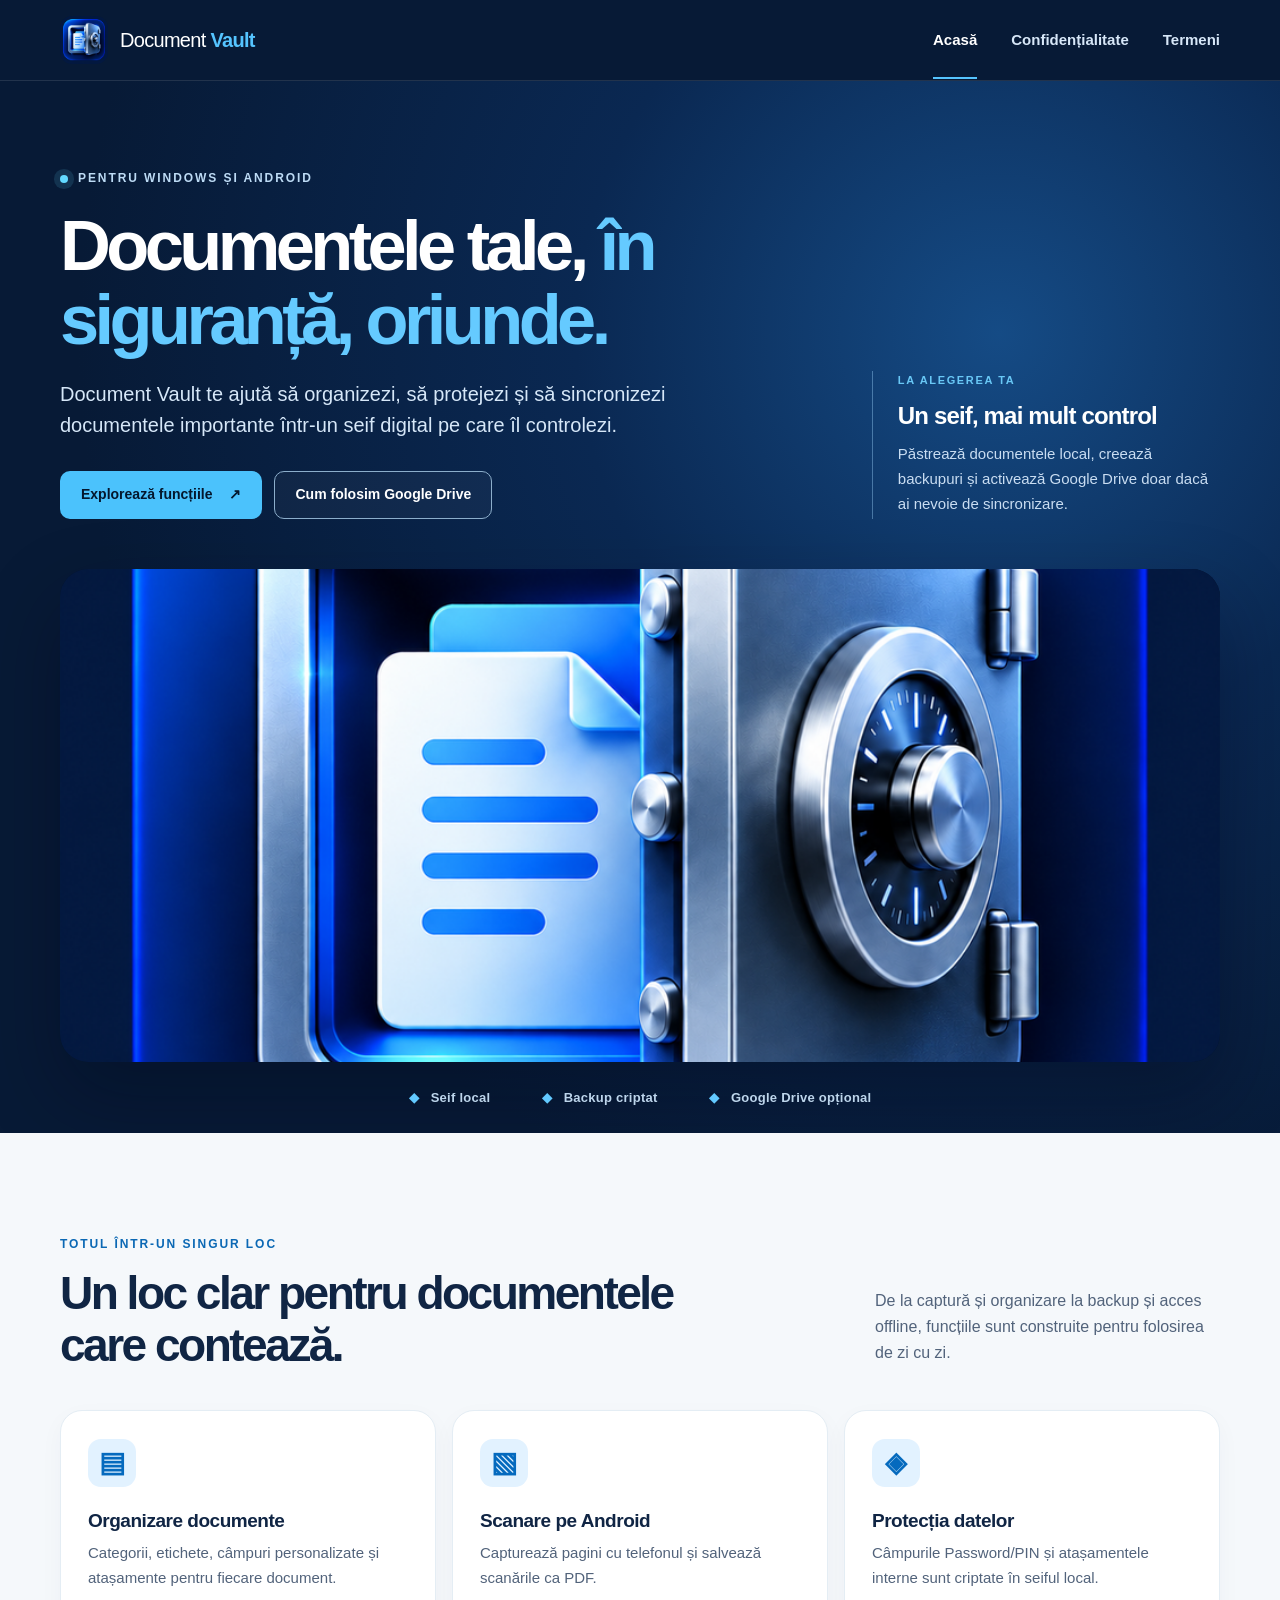
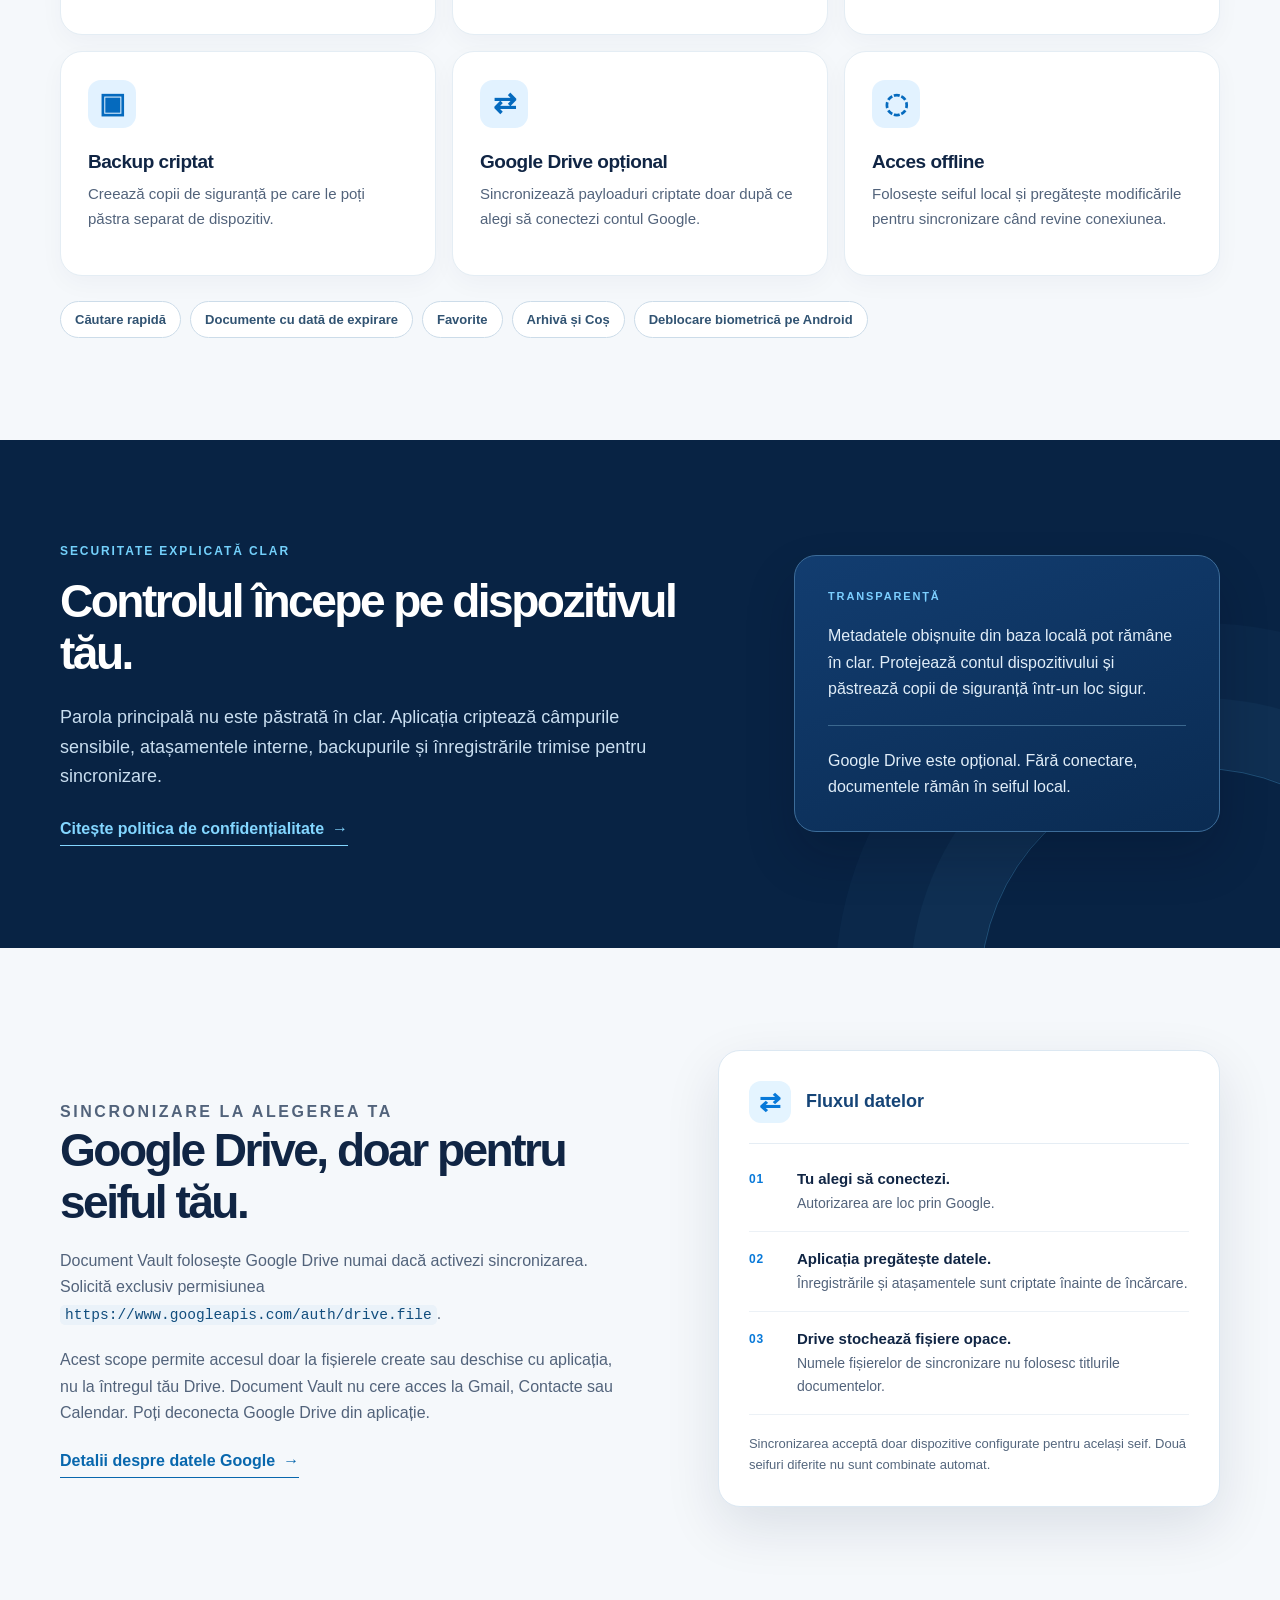
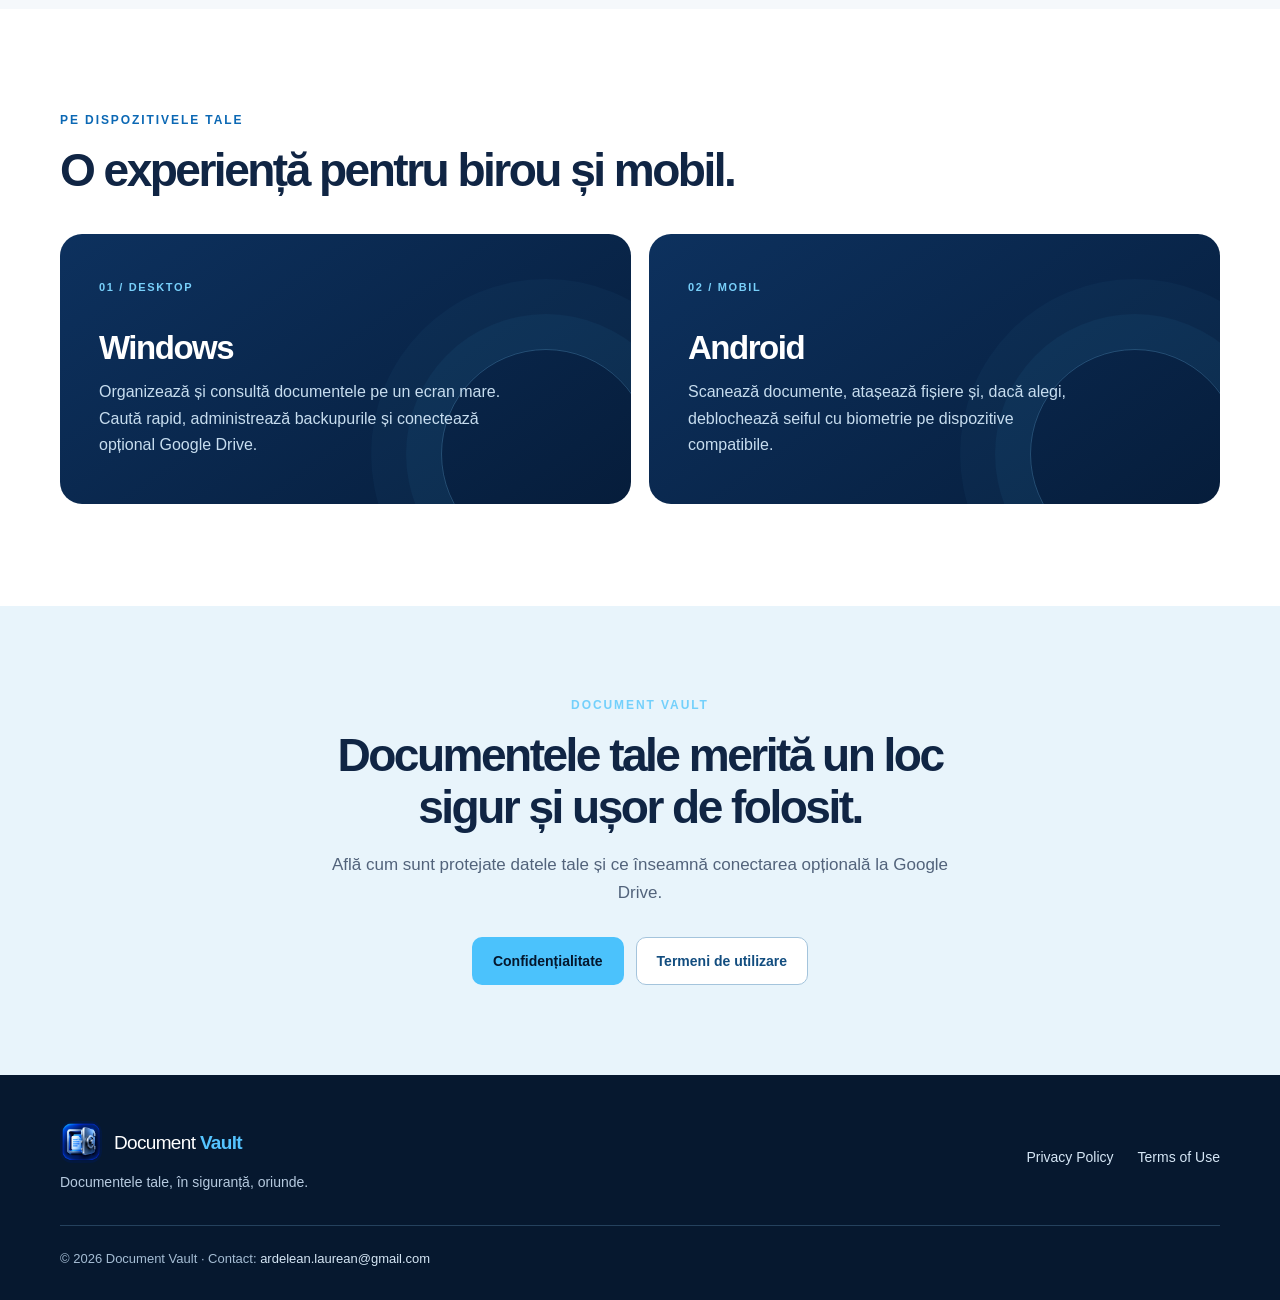
<file: index.html>
<!doctype html>
<html lang="ro">
<head>
  <meta charset="utf-8">
  <meta name="viewport" content="width=device-width, initial-scale=1">
  <meta name="theme-color" content="#071a36">
  <meta name="description" content="Document Vault organizează, protejează și sincronizează opțional documentele tale pe Windows și Android.">
  <meta property="og:type" content="website">
  <meta property="og:title" content="Document Vault — Seiful tău digital pentru documente">
  <meta property="og:description" content="Documentele tale, în siguranță, oriunde. Organizare, protecție și sincronizare opțională pe Windows și Android.">
  <meta property="og:image" content="assets/images/brand-banner.png">
  <meta property="og:locale" content="ro_RO">
  <title>Document Vault — Seiful tău digital pentru documente</title>
  <link rel="icon" href="favicon.ico" sizes="any">
  <link rel="icon" type="image/png" href="assets/images/favicon.png">
  <link rel="stylesheet" href="assets/css/styles.css">
  <script defer src="assets/js/main.js"></script>
</head>
<body>
  <a class="skip-link" href="#content">Sari la conținut</a>
  <header class="site-header">
    <div class="container header-inner">
      <a class="brand" href="index.html" aria-label="Document Vault — Acasă"><img src="assets/images/brand-mark.png" width="48" height="48" alt=""><span>Document <strong>Vault</strong></span></a>
      <nav class="desktop-nav" aria-label="Navigare principală"><a aria-current="page" href="index.html">Acasă</a><a href="privacy.html">Confidențialitate</a><a href="terms.html">Termeni</a></nav>
      <details class="mobile-nav"><summary>Meniu</summary><nav aria-label="Navigare mobilă"><a aria-current="page" href="index.html">Acasă</a><a href="privacy.html">Confidențialitate</a><a href="terms.html">Termeni</a></nav></details>
    </div>
  </header>

  <main id="content">
    <section class="hero" aria-labelledby="hero-title">
      <div class="container hero-intro">
        <div>
          <p class="eyebrow"><span class="eyebrow-dot"></span> Pentru Windows și Android</p>
          <h1 id="hero-title">Documentele tale, <span>în siguranță, oriunde.</span></h1>
          <p class="hero-lead">Document Vault te ajută să organizezi, să protejezi și să sincronizezi documentele importante într-un seif digital pe care îl controlezi.</p>
          <div class="hero-actions"><a class="button button-primary" href="#capabilitati">Explorează funcțiile <span aria-hidden="true">↗</span></a><a class="button button-outline" href="#google-drive">Cum folosim Google Drive</a></div>
        </div>
        <div class="hero-side" aria-label="Despre Document Vault"><span class="hero-side-label">LA ALEGEREA TA</span><strong>Un seif, mai mult control</strong><p>Păstrează documentele local, creează backupuri și activează Google Drive doar dacă ai nevoie de sincronizare.</p></div>
      </div>
      <div class="container hero-visual"><picture><source media="(max-width: 640px)" srcset="assets/images/brand-mark.png"><img src="assets/images/brand-banner.png" width="1774" height="887" alt="Document Vault: seif metalic deschis, documente și simboluri pentru organizare, protecție și sincronizare" fetchpriority="high"></picture></div>
      <div class="container trust-strip" aria-label="Principii Document Vault"><span><span aria-hidden="true">◆</span> Seif local</span><span><span aria-hidden="true">◆</span> Backup criptat</span><span><span aria-hidden="true">◆</span> Google Drive opțional</span></div>
    </section>

    <section id="capabilitati" class="section section-light" aria-labelledby="features-title">
      <div class="container">
        <div class="section-head"><div><p class="section-kicker">Totul într-un singur loc</p><h2 id="features-title">Un loc clar pentru documentele care contează.</h2></div><p>De la captură și organizare la backup și acces offline, funcțiile sunt construite pentru folosirea de zi cu zi.</p></div>
        <div class="feature-grid">
          <article class="feature-card"><span class="feature-icon" aria-hidden="true">▤</span><h3>Organizare documente</h3><p>Categorii, etichete, câmpuri personalizate și atașamente pentru fiecare document.</p></article>
          <article class="feature-card"><span class="feature-icon" aria-hidden="true">▧</span><h3>Scanare pe Android</h3><p>Capturează pagini cu telefonul și salvează scanările ca PDF.</p></article>
          <article class="feature-card"><span class="feature-icon" aria-hidden="true">◈</span><h3>Protecția datelor</h3><p>Câmpurile Password/PIN și atașamentele interne sunt criptate în seiful local.</p></article>
          <article class="feature-card"><span class="feature-icon" aria-hidden="true">▣</span><h3>Backup criptat</h3><p>Creează copii de siguranță pe care le poți păstra separat de dispozitiv.</p></article>
          <article class="feature-card"><span class="feature-icon" aria-hidden="true">⇄</span><h3>Google Drive opțional</h3><p>Sincronizează payloaduri criptate doar după ce alegi să conectezi contul Google.</p></article>
          <article class="feature-card"><span class="feature-icon" aria-hidden="true">◌</span><h3>Acces offline</h3><p>Folosește seiful local și pregătește modificările pentru sincronizare când revine conexiunea.</p></article>
        </div>
        <div class="more-features"><span>Căutare rapidă</span><span>Documente cu dată de expirare</span><span>Favorite</span><span>Arhivă și Coș</span><span>Deblocare biometrică pe Android</span></div>
      </div>
    </section>

    <section id="securitate" class="section security-section" aria-labelledby="security-title"><div class="container security-layout"><div><p class="section-kicker">Securitate explicată clar</p><h2 id="security-title">Controlul începe pe dispozitivul tău.</h2><p class="section-lead">Parola principală nu este păstrată în clar. Aplicația criptează câmpurile sensibile, atașamentele interne, backupurile și înregistrările trimise pentru sincronizare.</p><a class="text-link" href="privacy.html">Citește politica de confidențialitate <span aria-hidden="true">→</span></a></div><div class="security-note"><span class="note-top">TRANSPARENȚĂ</span><p>Metadatele obișnuite din baza locală pot rămâne în clar. Protejează contul dispozitivului și păstrează copii de siguranță într-un loc sigur.</p><span class="note-rule"></span><p>Google Drive este opțional. Fără conectare, documentele rămân în seiful local.</p></div></div></section>

    <section id="google-drive" class="section section-light" aria-labelledby="drive-title"><div class="container drive-layout"><div><p class="section-kicker">Sincronizare la alegerea ta</p><h2 id="drive-title">Google Drive, doar pentru seiful tău.</h2><p>Document Vault folosește Google Drive numai dacă activezi sincronizarea. Solicită exclusiv permisiunea <code>https://www.googleapis.com/auth/drive.file</code>.</p><p>Acest scope permite accesul doar la fișierele create sau deschise cu aplicația, nu la întregul tău Drive. Document Vault nu cere acces la Gmail, Contacte sau Calendar. Poți deconecta Google Drive din aplicație.</p><a class="text-link dark-link" href="privacy.html#google">Detalii despre datele Google <span aria-hidden="true">→</span></a></div><div class="drive-panel"><div class="drive-panel-header"><span class="drive-symbol" aria-hidden="true">⇄</span><span>Fluxul datelor</span></div><ol><li><strong>Tu alegi să conectezi.</strong><span>Autorizarea are loc prin Google.</span></li><li><strong>Aplicația pregătește datele.</strong><span>Înregistrările și atașamentele sunt criptate înainte de încărcare.</span></li><li><strong>Drive stochează fișiere opace.</strong><span>Numele fișierelor de sincronizare nu folosesc titlurile documentelor.</span></li></ol><p class="panel-footnote">Sincronizarea acceptă doar dispozitive configurate pentru același seif. Două seifuri diferite nu sunt combinate automat.</p></div></div></section>

    <section id="platforme" class="section platforms-section" aria-labelledby="platforms-title"><div class="container"><div class="section-head"><div><p class="section-kicker">Pe dispozitivele tale</p><h2 id="platforms-title">O experiență pentru birou și mobil.</h2></div></div><div class="platform-grid"><article class="platform-card"><span class="platform-number">01 / DESKTOP</span><h3>Windows</h3><p>Organizează și consultă documentele pe un ecran mare. Caută rapid, administrează backupurile și conectează opțional Google Drive.</p></article><article class="platform-card"><span class="platform-number">02 / MOBIL</span><h3>Android</h3><p>Scanează documente, atașează fișiere și, dacă alegi, deblochează seiful cu biometrie pe dispozitive compatibile.</p></article></div></div></section>

    <section class="closing-section"><div class="container closing-inner"><p class="section-kicker">Document Vault</p><h2>Documentele tale merită un loc sigur și ușor de folosit.</h2><p>Află cum sunt protejate datele tale și ce înseamnă conectarea opțională la Google Drive.</p><div class="closing-links"><a class="button button-primary" href="privacy.html">Confidențialitate</a><a class="button button-outline" href="terms.html">Termeni de utilizare</a></div></div></section>
  </main>

  <footer class="site-footer"><div class="container footer-inner"><a class="brand footer-brand" href="index.html"><img src="assets/images/brand-mark.png" width="42" height="42" alt=""><span>Document <strong>Vault</strong></span></a><p>Documentele tale, în siguranță, oriunde.</p><nav aria-label="Linkuri legale"><a href="privacy.html">Privacy Policy</a><a href="terms.html">Terms of Use</a></nav><small>© <span data-year>2026</span> Document Vault · Contact: <a href="mailto:ardelean.laurean@gmail.com">ardelean.laurean@gmail.com</a></small></div></footer>
</body>
</html>
</file>
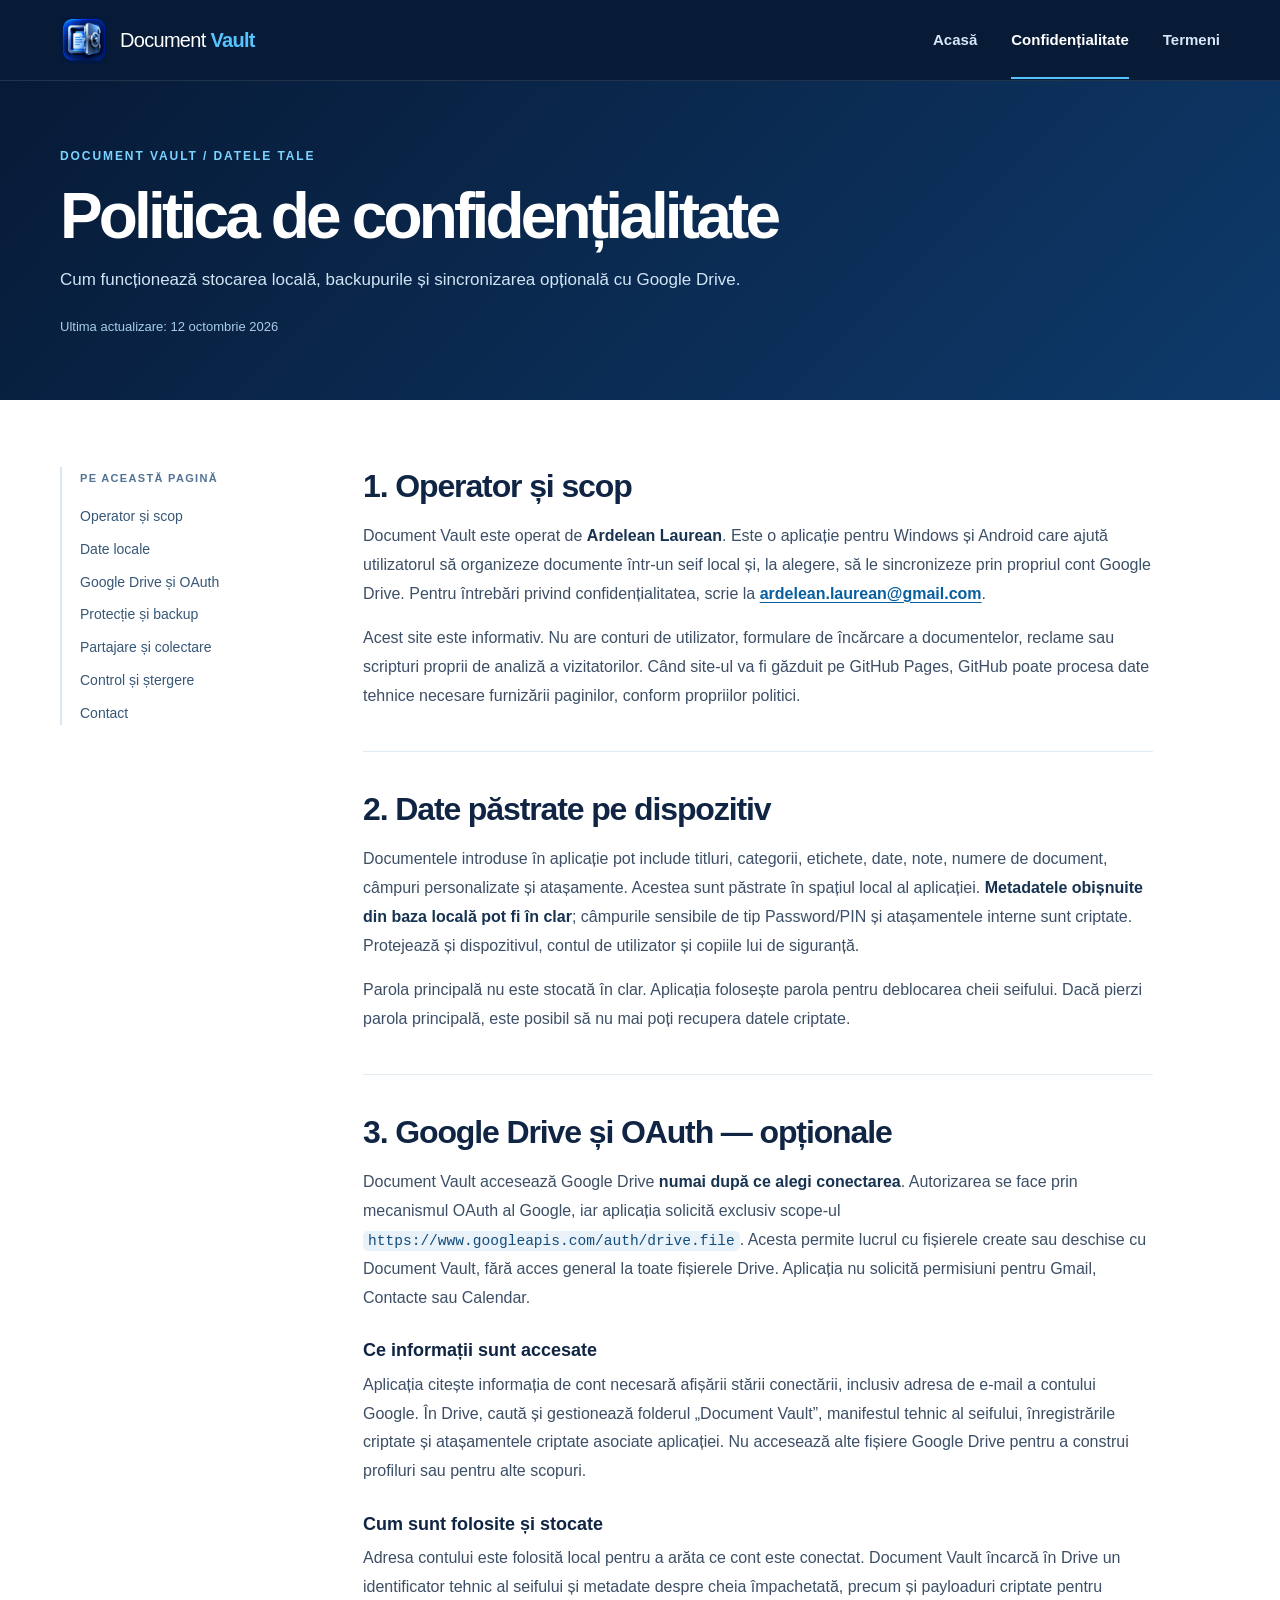
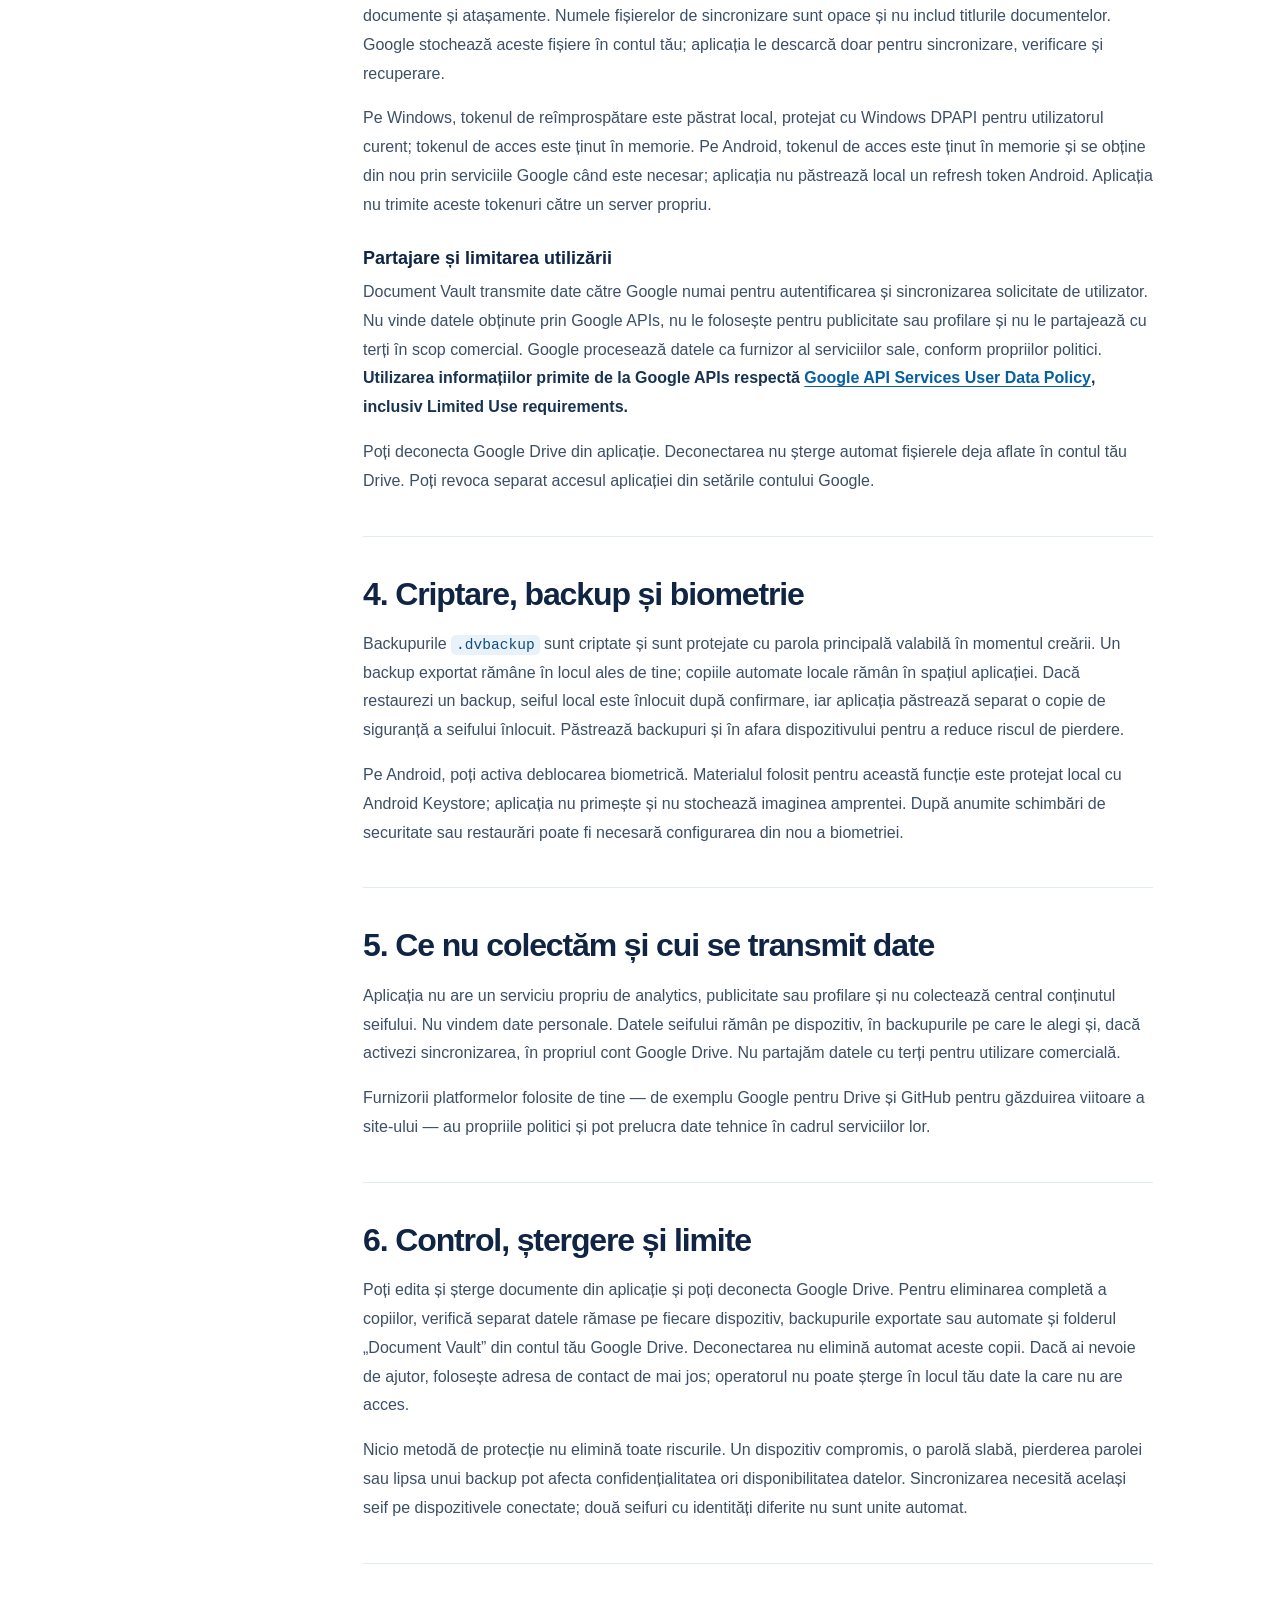
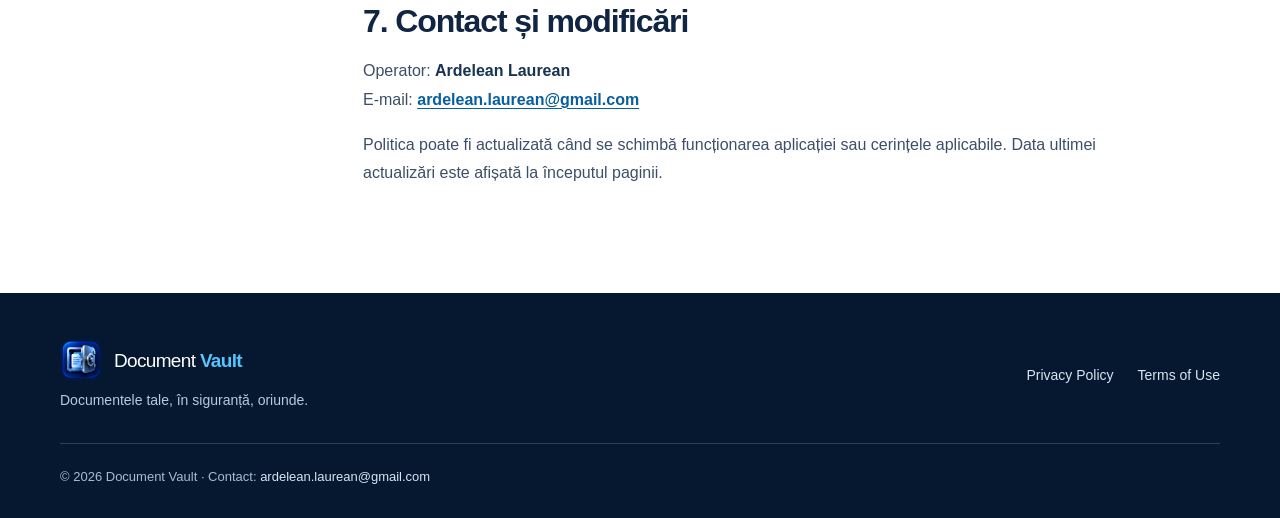
<file: privacy.html>
<!doctype html>
<html lang="ro">
<head>
  <meta charset="utf-8">
  <meta name="viewport" content="width=device-width, initial-scale=1">
  <meta name="theme-color" content="#071a36">
  <meta name="description" content="Politica de confidențialitate Document Vault: date locale, criptare, backupuri și utilizarea opțională a Google Drive.">
  <meta property="og:type" content="website">
  <meta property="og:title" content="Politica de confidențialitate — Document Vault">
  <meta property="og:description" content="Cum accesează, folosește și stochează Document Vault datele din seif și din Google Drive.">
  <meta property="og:image" content="assets/images/brand-banner.png">
  <meta property="og:locale" content="ro_RO">
  <title>Politica de confidențialitate — Document Vault</title>
  <link rel="icon" href="favicon.ico" sizes="any">
  <link rel="icon" type="image/png" href="assets/images/favicon.png">
  <link rel="stylesheet" href="assets/css/styles.css">
  <script defer src="assets/js/main.js"></script>
</head>
<body>
  <a class="skip-link" href="#content">Sari la conținut</a>
  <header class="site-header"><div class="container header-inner"><a class="brand" href="index.html" aria-label="Document Vault — Acasă"><img src="assets/images/brand-mark.png" width="48" height="48" alt=""><span>Document <strong>Vault</strong></span></a><nav class="desktop-nav" aria-label="Navigare principală"><a href="index.html">Acasă</a><a aria-current="page" href="privacy.html">Confidențialitate</a><a href="terms.html">Termeni</a></nav><details class="mobile-nav"><summary>Meniu</summary><nav aria-label="Navigare mobilă"><a href="index.html">Acasă</a><a aria-current="page" href="privacy.html">Confidențialitate</a><a href="terms.html">Termeni</a></nav></details></div></header>
  <main id="content" class="legal-main">
    <div class="legal-hero"><div class="container legal-hero-inner"><p class="section-kicker">Document Vault / Datele tale</p><h1>Politica de confidențialitate</h1><p>Cum funcționează stocarea locală, backupurile și sincronizarea opțională cu Google Drive.</p><p class="legal-updated">Ultima actualizare: 12 octombrie 2026</p></div></div>
    <div class="container legal-layout"><aside class="legal-toc" aria-label="Cuprins"><span>PE ACEASTĂ PAGINĂ</span><a href="#operator">Operator și scop</a><a href="#local">Date locale</a><a href="#google">Google Drive și OAuth</a><a href="#protection">Protecție și backup</a><a href="#sharing">Partajare și colectare</a><a href="#control">Control și ștergere</a><a href="#contact">Contact</a></aside><article class="legal-content">
      <section id="operator"><h2>1. Operator și scop</h2><p>Document Vault este operat de <strong>Ardelean Laurean</strong>. Este o aplicație pentru Windows și Android care ajută utilizatorul să organizeze documente într-un seif local și, la alegere, să le sincronizeze prin propriul cont Google Drive. Pentru întrebări privind confidențialitatea, scrie la <a href="mailto:ardelean.laurean@gmail.com">ardelean.laurean@gmail.com</a>.</p><p>Acest site este informativ. Nu are conturi de utilizator, formulare de încărcare a documentelor, reclame sau scripturi proprii de analiză a vizitatorilor. Când site-ul va fi găzduit pe GitHub Pages, GitHub poate procesa date tehnice necesare furnizării paginilor, conform propriilor politici.</p></section>
      <section id="local"><h2>2. Date păstrate pe dispozitiv</h2><p>Documentele introduse în aplicație pot include titluri, categorii, etichete, date, note, numere de document, câmpuri personalizate și atașamente. Acestea sunt păstrate în spațiul local al aplicației. <strong>Metadatele obișnuite din baza locală pot fi în clar</strong>; câmpurile sensibile de tip Password/PIN și atașamentele interne sunt criptate. Protejează și dispozitivul, contul de utilizator și copiile lui de siguranță.</p><p>Parola principală nu este stocată în clar. Aplicația folosește parola pentru deblocarea cheii seifului. Dacă pierzi parola principală, este posibil să nu mai poți recupera datele criptate.</p></section>
      <section id="google"><h2>3. Google Drive și OAuth — opționale</h2><p>Document Vault accesează Google Drive <strong>numai după ce alegi conectarea</strong>. Autorizarea se face prin mecanismul OAuth al Google, iar aplicația solicită exclusiv scope-ul <code>https://www.googleapis.com/auth/drive.file</code>. Acesta permite lucrul cu fișierele create sau deschise cu Document Vault, fără acces general la toate fișierele Drive. Aplicația nu solicită permisiuni pentru Gmail, Contacte sau Calendar.</p><h3>Ce informații sunt accesate</h3><p>Aplicația citește informația de cont necesară afișării stării conectării, inclusiv adresa de e-mail a contului Google. În Drive, caută și gestionează folderul „Document Vault”, manifestul tehnic al seifului, înregistrările criptate și atașamentele criptate asociate aplicației. Nu accesează alte fișiere Google Drive pentru a construi profiluri sau pentru alte scopuri.</p><h3>Cum sunt folosite și stocate</h3><p>Adresa contului este folosită local pentru a arăta ce cont este conectat. Document Vault încarcă în Drive un identificator tehnic al seifului și metadate despre cheia împachetată, precum și payloaduri criptate pentru documente și atașamente. Numele fișierelor de sincronizare sunt opace și nu includ titlurile documentelor. Google stochează aceste fișiere în contul tău; aplicația le descarcă doar pentru sincronizare, verificare și recuperare.</p><p>Pe Windows, tokenul de reîmprospătare este păstrat local, protejat cu Windows DPAPI pentru utilizatorul curent; tokenul de acces este ținut în memorie. Pe Android, tokenul de acces este ținut în memorie și se obține din nou prin serviciile Google când este necesar; aplicația nu păstrează local un refresh token Android. Aplicația nu trimite aceste tokenuri către un server propriu.</p><h3>Partajare și limitarea utilizării</h3><p>Document Vault transmite date către Google numai pentru autentificarea și sincronizarea solicitate de utilizator. Nu vinde datele obținute prin Google APIs, nu le folosește pentru publicitate sau profilare și nu le partajează cu terți în scop comercial. Google procesează datele ca furnizor al serviciilor sale, conform propriilor politici. <strong>Utilizarea informațiilor primite de la Google APIs respectă <a href="https://developers.google.com/terms/api-services-user-data-policy">Google API Services User Data Policy</a>, inclusiv Limited Use requirements.</strong></p><p>Poți deconecta Google Drive din aplicație. Deconectarea nu șterge automat fișierele deja aflate în contul tău Drive. Poți revoca separat accesul aplicației din setările contului Google.</p></section>
      <section id="protection"><h2>4. Criptare, backup și biometrie</h2><p>Backupurile <code>.dvbackup</code> sunt criptate și sunt protejate cu parola principală valabilă în momentul creării. Un backup exportat rămâne în locul ales de tine; copiile automate locale rămân în spațiul aplicației. Dacă restaurezi un backup, seiful local este înlocuit după confirmare, iar aplicația păstrează separat o copie de siguranță a seifului înlocuit. Păstrează backupuri și în afara dispozitivului pentru a reduce riscul de pierdere.</p><p>Pe Android, poți activa deblocarea biometrică. Materialul folosit pentru această funcție este protejat local cu Android Keystore; aplicația nu primește și nu stochează imaginea amprentei. După anumite schimbări de securitate sau restaurări poate fi necesară configurarea din nou a biometriei.</p></section>
      <section id="sharing"><h2>5. Ce nu colectăm și cui se transmit date</h2><p>Aplicația nu are un serviciu propriu de analytics, publicitate sau profilare și nu colectează central conținutul seifului. Nu vindem date personale. Datele seifului rămân pe dispozitiv, în backupurile pe care le alegi și, dacă activezi sincronizarea, în propriul cont Google Drive. Nu partajăm datele cu terți pentru utilizare comercială.</p><p>Furnizorii platformelor folosite de tine — de exemplu Google pentru Drive și GitHub pentru găzduirea viitoare a site-ului — au propriile politici și pot prelucra date tehnice în cadrul serviciilor lor.</p></section>
      <section id="control"><h2>6. Control, ștergere și limite</h2><p>Poți edita și șterge documente din aplicație și poți deconecta Google Drive. Pentru eliminarea completă a copiilor, verifică separat datele rămase pe fiecare dispozitiv, backupurile exportate sau automate și folderul „Document Vault” din contul tău Google Drive. Deconectarea nu elimină automat aceste copii. Dacă ai nevoie de ajutor, folosește adresa de contact de mai jos; operatorul nu poate șterge în locul tău date la care nu are acces.</p><p>Nicio metodă de protecție nu elimină toate riscurile. Un dispozitiv compromis, o parolă slabă, pierderea parolei sau lipsa unui backup pot afecta confidențialitatea ori disponibilitatea datelor. Sincronizarea necesită același seif pe dispozitivele conectate; două seifuri cu identități diferite nu sunt unite automat.</p></section>
      <section id="contact"><h2>7. Contact și modificări</h2><p>Operator: <strong>Ardelean Laurean</strong><br>E-mail: <a href="mailto:ardelean.laurean@gmail.com">ardelean.laurean@gmail.com</a></p><p>Politica poate fi actualizată când se schimbă funcționarea aplicației sau cerințele aplicabile. Data ultimei actualizări este afișată la începutul paginii.</p></section>
    </article></div>
  </main>
  <footer class="site-footer"><div class="container footer-inner"><a class="brand footer-brand" href="index.html"><img src="assets/images/brand-mark.png" width="42" height="42" alt=""><span>Document <strong>Vault</strong></span></a><p>Documentele tale, în siguranță, oriunde.</p><nav aria-label="Linkuri legale"><a href="privacy.html" aria-current="page">Privacy Policy</a><a href="terms.html">Terms of Use</a></nav><small>© <span data-year>2026</span> Document Vault · Contact: <a href="mailto:ardelean.laurean@gmail.com">ardelean.laurean@gmail.com</a></small></div></footer>
</body>
</html>
</file>
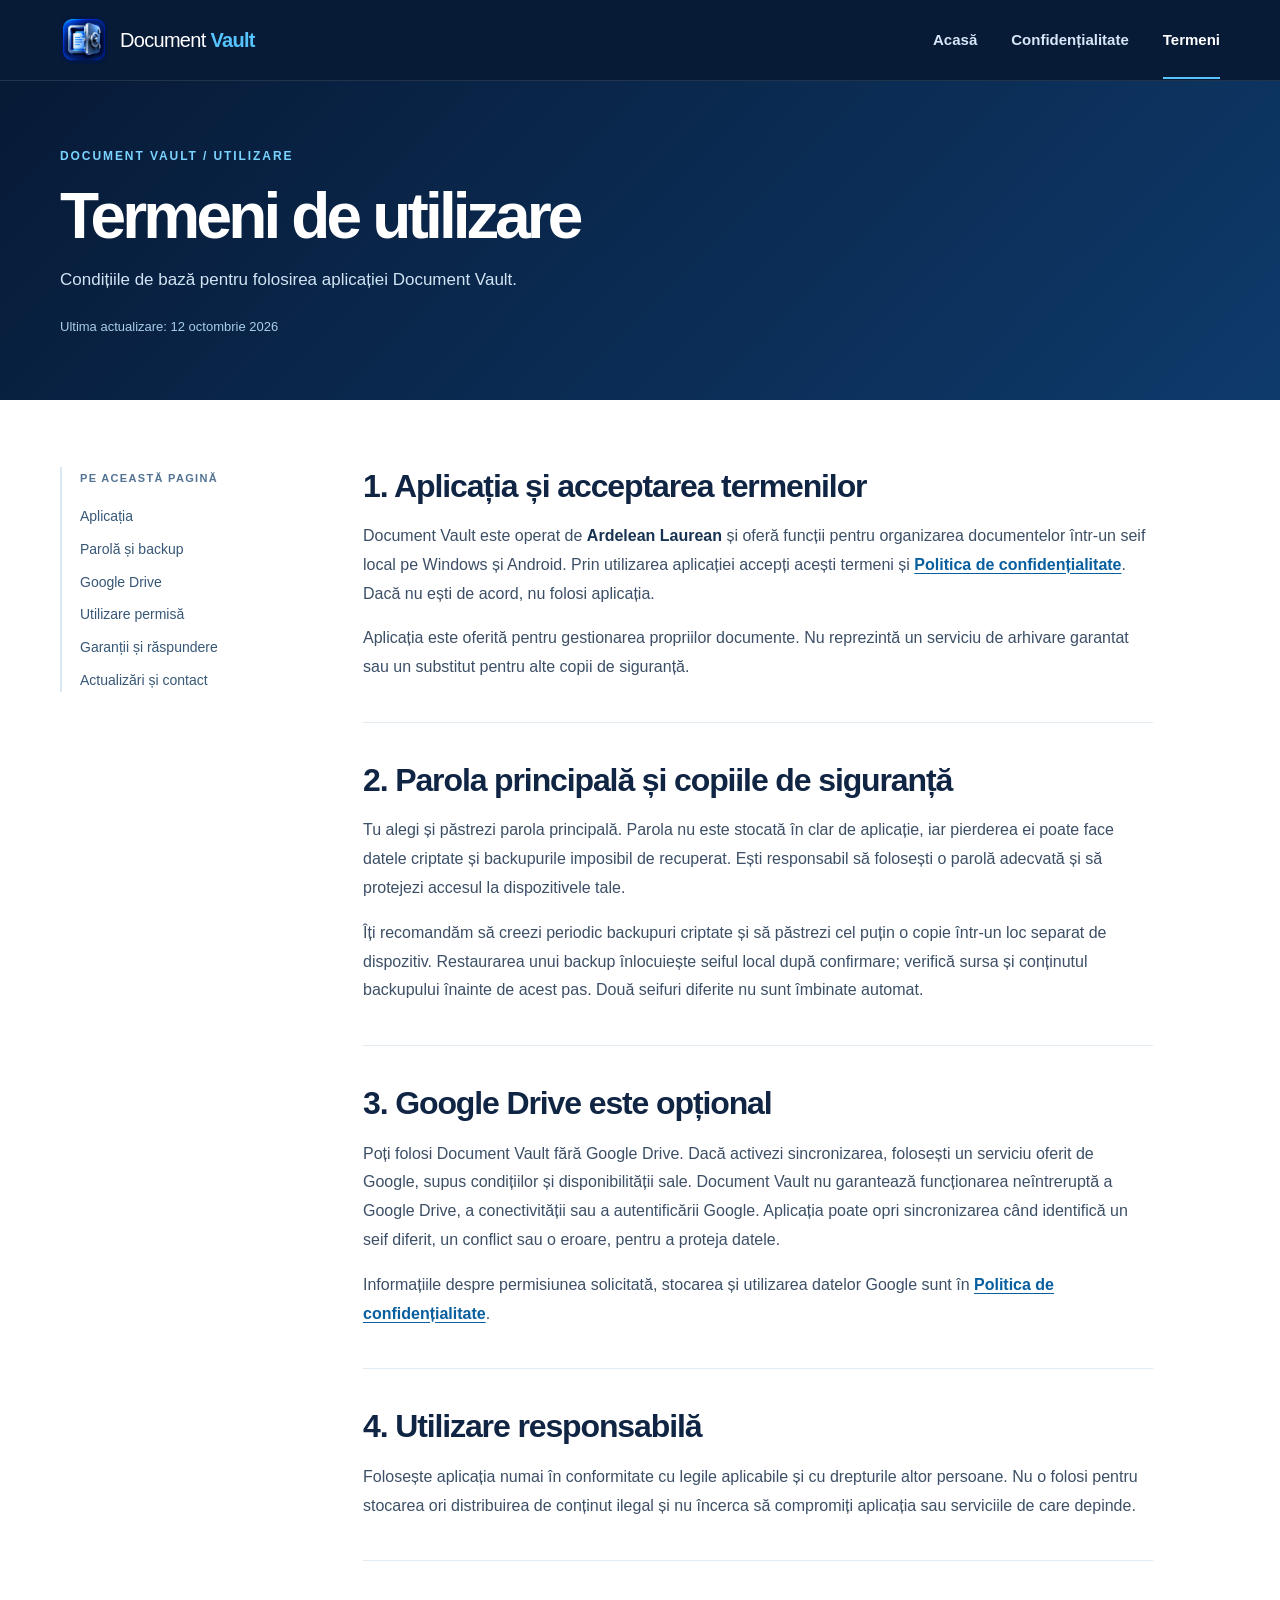
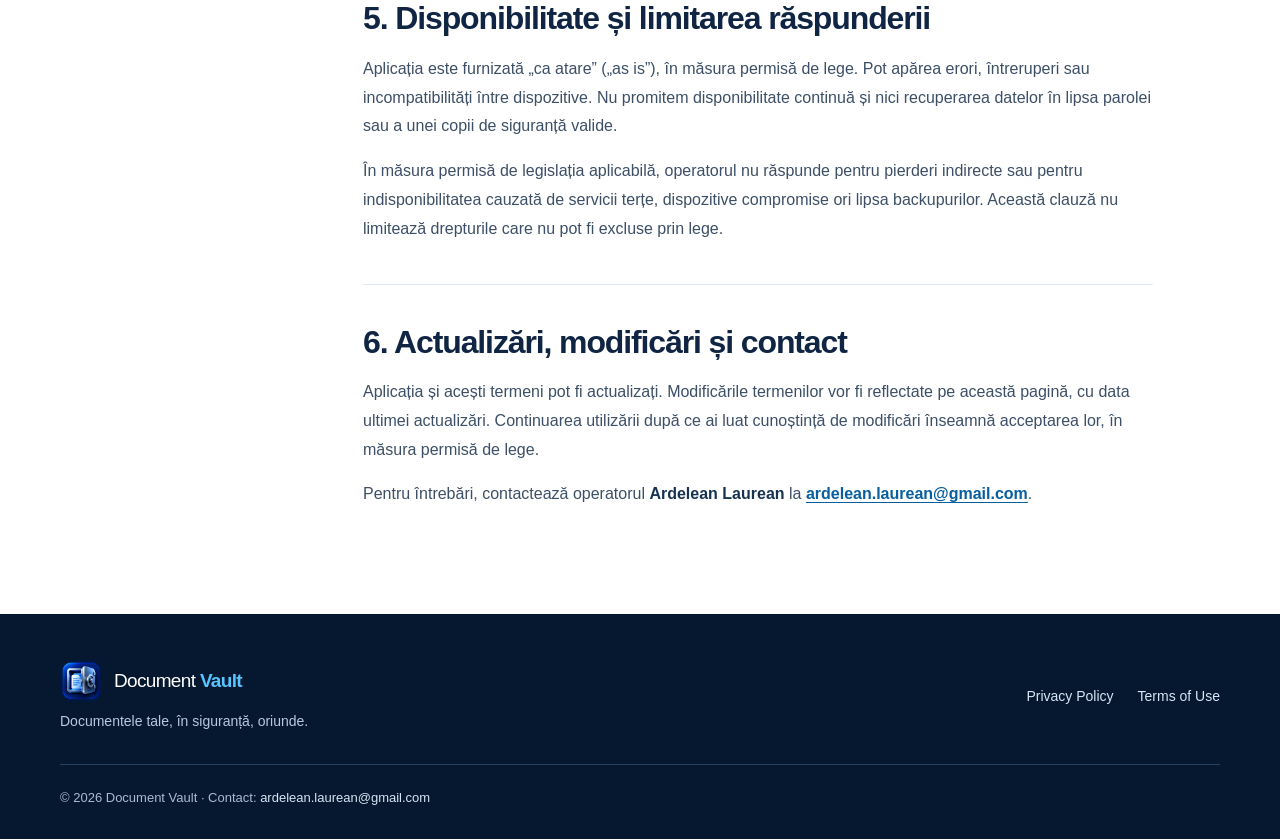
<file: terms.html>
<!doctype html>
<html lang="ro">
<head>
  <meta charset="utf-8">
  <meta name="viewport" content="width=device-width, initial-scale=1">
  <meta name="theme-color" content="#071a36">
  <meta name="description" content="Termenii de utilizare Document Vault: responsabilitatea pentru parolă, backupuri, serviciul Google Drive și limitele aplicației.">
  <meta property="og:type" content="website">
  <meta property="og:title" content="Termeni de utilizare — Document Vault">
  <meta property="og:description" content="Termenii de folosire a aplicației Document Vault pentru Windows și Android.">
  <meta property="og:image" content="assets/images/brand-banner.png">
  <meta property="og:locale" content="ro_RO">
  <title>Termeni de utilizare — Document Vault</title>
  <link rel="icon" href="favicon.ico" sizes="any">
  <link rel="icon" type="image/png" href="assets/images/favicon.png">
  <link rel="stylesheet" href="assets/css/styles.css">
  <script defer src="assets/js/main.js"></script>
</head>
<body>
  <a class="skip-link" href="#content">Sari la conținut</a>
  <header class="site-header"><div class="container header-inner"><a class="brand" href="index.html" aria-label="Document Vault — Acasă"><img src="assets/images/brand-mark.png" width="48" height="48" alt=""><span>Document <strong>Vault</strong></span></a><nav class="desktop-nav" aria-label="Navigare principală"><a href="index.html">Acasă</a><a href="privacy.html">Confidențialitate</a><a aria-current="page" href="terms.html">Termeni</a></nav><details class="mobile-nav"><summary>Meniu</summary><nav aria-label="Navigare mobilă"><a href="index.html">Acasă</a><a href="privacy.html">Confidențialitate</a><a aria-current="page" href="terms.html">Termeni</a></nav></details></div></header>
  <main id="content" class="legal-main">
    <div class="legal-hero"><div class="container legal-hero-inner"><p class="section-kicker">Document Vault / Utilizare</p><h1>Termeni de utilizare</h1><p>Condițiile de bază pentru folosirea aplicației Document Vault.</p><p class="legal-updated">Ultima actualizare: 12 octombrie 2026</p></div></div>
    <div class="container legal-layout"><aside class="legal-toc" aria-label="Cuprins"><span>PE ACEASTĂ PAGINĂ</span><a href="#acceptare">Aplicația</a><a href="#responsabilitate">Parolă și backup</a><a href="#drive">Google Drive</a><a href="#utilizare">Utilizare permisă</a><a href="#garantii">Garanții și răspundere</a><a href="#modificari">Actualizări și contact</a></aside><article class="legal-content">
      <section id="acceptare"><h2>1. Aplicația și acceptarea termenilor</h2><p>Document Vault este operat de <strong>Ardelean Laurean</strong> și oferă funcții pentru organizarea documentelor într-un seif local pe Windows și Android. Prin utilizarea aplicației accepți acești termeni și <a href="privacy.html">Politica de confidențialitate</a>. Dacă nu ești de acord, nu folosi aplicația.</p><p>Aplicația este oferită pentru gestionarea propriilor documente. Nu reprezintă un serviciu de arhivare garantat sau un substitut pentru alte copii de siguranță.</p></section>
      <section id="responsabilitate"><h2>2. Parola principală și copiile de siguranță</h2><p>Tu alegi și păstrezi parola principală. Parola nu este stocată în clar de aplicație, iar pierderea ei poate face datele criptate și backupurile imposibil de recuperat. Ești responsabil să folosești o parolă adecvată și să protejezi accesul la dispozitivele tale.</p><p>Îți recomandăm să creezi periodic backupuri criptate și să păstrezi cel puțin o copie într-un loc separat de dispozitiv. Restaurarea unui backup înlocuiește seiful local după confirmare; verifică sursa și conținutul backupului înainte de acest pas. Două seifuri diferite nu sunt îmbinate automat.</p></section>
      <section id="drive"><h2>3. Google Drive este opțional</h2><p>Poți folosi Document Vault fără Google Drive. Dacă activezi sincronizarea, folosești un serviciu oferit de Google, supus condițiilor și disponibilității sale. Document Vault nu garantează funcționarea neîntreruptă a Google Drive, a conectivității sau a autentificării Google. Aplicația poate opri sincronizarea când identifică un seif diferit, un conflict sau o eroare, pentru a proteja datele.</p><p>Informațiile despre permisiunea solicitată, stocarea și utilizarea datelor Google sunt în <a href="privacy.html#google">Politica de confidențialitate</a>.</p></section>
      <section id="utilizare"><h2>4. Utilizare responsabilă</h2><p>Folosește aplicația numai în conformitate cu legile aplicabile și cu drepturile altor persoane. Nu o folosi pentru stocarea ori distribuirea de conținut ilegal și nu încerca să compromiți aplicația sau serviciile de care depinde.</p></section>
      <section id="garantii"><h2>5. Disponibilitate și limitarea răspunderii</h2><p>Aplicația este furnizată „ca atare” („as is”), în măsura permisă de lege. Pot apărea erori, întreruperi sau incompatibilități între dispozitive. Nu promitem disponibilitate continuă și nici recuperarea datelor în lipsa parolei sau a unei copii de siguranță valide.</p><p>În măsura permisă de legislația aplicabilă, operatorul nu răspunde pentru pierderi indirecte sau pentru indisponibilitatea cauzată de servicii terțe, dispozitive compromise ori lipsa backupurilor. Această clauză nu limitează drepturile care nu pot fi excluse prin lege.</p></section>
      <section id="modificari"><h2>6. Actualizări, modificări și contact</h2><p>Aplicația și acești termeni pot fi actualizați. Modificările termenilor vor fi reflectate pe această pagină, cu data ultimei actualizări. Continuarea utilizării după ce ai luat cunoștință de modificări înseamnă acceptarea lor, în măsura permisă de lege.</p><p>Pentru întrebări, contactează operatorul <strong>Ardelean Laurean</strong> la <a href="mailto:ardelean.laurean@gmail.com">ardelean.laurean@gmail.com</a>.</p></section>
    </article></div>
  </main>
  <footer class="site-footer"><div class="container footer-inner"><a class="brand footer-brand" href="index.html"><img src="assets/images/brand-mark.png" width="42" height="42" alt=""><span>Document <strong>Vault</strong></span></a><p>Documentele tale, în siguranță, oriunde.</p><nav aria-label="Linkuri legale"><a href="privacy.html">Privacy Policy</a><a href="terms.html" aria-current="page">Terms of Use</a></nav><small>© <span data-year>2026</span> Document Vault · Contact: <a href="mailto:ardelean.laurean@gmail.com">ardelean.laurean@gmail.com</a></small></div></footer>
</body>
</html>
</file>
<file: assets/css/styles.css>
:root{color-scheme:light;--navy:#071a36;--navy-2:#0a2852;--ink:#102544;--muted:#52637b;--blue:#0879d9;--sky:#55c4ff;--line:#dce6ef;--surface:#f5f8fb;--white:#fff;--red:#bc3945;--radius:22px;--shadow:0 20px 55px rgba(4,29,61,.11)}
*,*::before,*::after{box-sizing:border-box}
html{scroll-behavior:smooth;scroll-padding-top:90px}
body{margin:0;font-family:"Segoe UI",Inter,Arial,sans-serif;color:var(--ink);background:var(--white);line-height:1.65;-webkit-font-smoothing:antialiased}
img{max-width:100%;height:auto}
a{color:inherit;text-underline-offset:3px}
a:hover{text-decoration-color:currentColor}
a:focus-visible,summary:focus-visible{outline:3px solid #ffbd53;outline-offset:4px;border-radius:4px}
button,input{font:inherit}
.container{width:min(100% - 48px,1160px);margin-inline:auto}
.skip-link{position:absolute;z-index:30;top:-100px;left:16px;padding:10px 16px;color:#071a36;background:#fff;border:2px solid #071a36;border-radius:8px}
.skip-link:focus{top:14px}
.site-header{position:relative;z-index:10;background:var(--navy);border-bottom:1px solid rgba(255,255,255,.11)}
.header-inner{min-height:80px;display:flex;justify-content:space-between;align-items:center;gap:24px}
.brand{display:inline-flex;align-items:center;gap:12px;text-decoration:none;color:var(--white);font-size:20px;font-weight:500;letter-spacing:-.035em;white-space:nowrap}
.brand img{width:48px;height:48px;object-fit:cover;border-radius:12px}
.brand strong{font-weight:750;color:var(--sky)}
.desktop-nav{display:flex;align-items:center;gap:34px;color:#d7e7f8;font-size:15px;font-weight:600}
.desktop-nav a,.mobile-nav a{text-decoration:none;transition:color .2s}
.desktop-nav a:hover,.desktop-nav a[aria-current=page],.mobile-nav a[aria-current=page]{color:#fff}
.desktop-nav a[aria-current=page]{border-bottom:2px solid var(--sky);padding-block:27px 25px}
.mobile-nav{display:none;position:relative;color:#fff}
.mobile-nav summary{cursor:pointer;list-style:none;border:1px solid #47709b;border-radius:10px;padding:9px 15px;font-weight:650}
.mobile-nav summary::-webkit-details-marker{display:none}
.mobile-nav nav{position:absolute;right:0;top:calc(100% + 8px);min-width:200px;display:flex;flex-direction:column;gap:2px;background:#09264c;border:1px solid #416b98;border-radius:12px;padding:9px;box-shadow:var(--shadow)}
.mobile-nav a{padding:9px 12px;border-radius:7px}
.mobile-nav a:hover,.mobile-nav a[aria-current=page]{background:#124176}
.hero{background:radial-gradient(circle at 78% 24%,#154b85 0%,#0a2852 33%,#071a36 72%);color:#fff;padding:88px 0 24px;overflow:hidden}
.hero-intro{display:grid;grid-template-columns:minmax(0,1.7fr) minmax(250px,.8fr);align-items:end;gap:72px;margin-bottom:50px}
.eyebrow,.section-kicker{margin:0 0 20px;font-size:12px;font-weight:800;letter-spacing:.16em;text-transform:uppercase}
.eyebrow{color:#bddbf5;display:flex;align-items:center;gap:10px}
.eyebrow-dot{width:8px;height:8px;border-radius:50%;background:#62d9ff;box-shadow:0 0 0 6px rgba(98,217,255,.13)}
.eyebrow-divider{opacity:.4}
h1,h2,h3,p{margin-top:0}
.hero h1{max-width:790px;margin:0 0 22px;font-size:clamp(46px,5.5vw,78px);line-height:1.05;letter-spacing:-.065em;font-weight:760}
.hero h1 span{color:#65caff}
.hero-lead{max-width:660px;margin:0;color:#d6e7f8;font-size:clamp(17px,1.6vw,20px);line-height:1.55}
.hero-actions,.closing-links{display:flex;flex-wrap:wrap;gap:12px;margin-top:30px}
.button{min-height:48px;display:inline-flex;align-items:center;justify-content:center;gap:17px;padding:11px 20px;border:1px solid transparent;border-radius:10px;text-decoration:none;font-weight:700;font-size:14px;line-height:1.2;transition:transform .2s,background .2s,border-color .2s}
.button:hover{transform:translateY(-2px)}
.button-primary{background:#4bc2fc;color:#04172d}
.button-primary:hover{background:#84d8ff}
.button-outline{border-color:#8caecb;color:#fff;background:rgba(255,255,255,.03)}
.button-outline:hover{background:rgba(255,255,255,.13)}
.hero-side{border-left:1px solid rgba(152,206,246,.42);padding:0 0 2px 25px;color:#c9ddf2}
.hero-side-label{display:block;color:#69c8f6;font-size:11px;font-weight:800;letter-spacing:.15em;margin-bottom:12px}
.hero-side strong{display:block;color:#fff;font-size:24px;letter-spacing:-.035em;line-height:1.2;margin-bottom:12px}
.hero-side p{margin:0;font-size:15px;line-height:1.65}
.hero-visual{border-radius:28px;overflow:hidden;box-shadow:0 34px 80px rgba(0,7,23,.33);aspect-ratio:2.35/1;background:#04152c}
.hero-visual picture,.hero-visual img{width:100%;height:100%;display:block}
.hero-visual img{object-fit:cover;object-position:center}
.trust-strip{display:flex;justify-content:center;gap:clamp(16px,4vw,60px);flex-wrap:wrap;color:#bdd5eb;padding:25px 0 0;font-size:13px;font-weight:650;letter-spacing:.02em}
.trust-strip span span{color:#62c9ff;margin-right:8px}
.section{padding:102px 0}
.section-light{background:var(--surface)}
.section-kicker{color:#0b68b4;margin-bottom:14px}
.section-head{display:flex;align-items:end;justify-content:space-between;gap:40px;margin-bottom:38px}
.section-head h2,.security-layout h2,.drive-layout h2,.closing-inner h2{font-size:clamp(35px,3.6vw,52px);line-height:1.12;letter-spacing:-.055em;max-width:680px;margin:0}
.section-head>p{max-width:345px;color:var(--muted);margin:0 0 5px;font-size:16px}
.feature-grid{display:grid;grid-template-columns:repeat(3,minmax(0,1fr));gap:16px}
.feature-card{background:#fff;border:1px solid #e4edf4;border-radius:var(--radius);min-height:225px;padding:28px 27px 26px;box-shadow:0 8px 24px rgba(5,37,75,.035);transition:transform .2s,box-shadow .2s}
.feature-card:hover{transform:translateY(-4px);box-shadow:var(--shadow)}
.feature-icon{width:48px;height:48px;display:grid;place-items:center;border-radius:13px;color:#056abe;background:#e2f2ff;font-size:28px;line-height:1;font-weight:600;margin-bottom:22px}
.feature-card h3{font-size:19px;line-height:1.25;letter-spacing:-.025em;margin:0 0 9px}
.feature-card p{color:var(--muted);font-size:15px;line-height:1.62;margin:0}
.more-features{display:flex;flex-wrap:wrap;gap:9px;margin-top:25px}
.more-features span{border:1px solid #ccdce9;border-radius:999px;padding:7px 14px;color:#315372;background:#fff;font-size:13px;font-weight:600}
.security-section{background:#082344;color:#fff;position:relative;overflow:hidden}
.security-section::after{content:"";position:absolute;width:440px;height:440px;right:-140px;bottom:-260px;border-radius:50%;border:1px solid rgba(94,194,252,.28);box-shadow:0 0 0 70px rgba(94,194,252,.045),0 0 0 145px rgba(94,194,252,.03)}
.security-layout{position:relative;z-index:1;display:grid;grid-template-columns:1.2fr .8fr;gap:95px;align-items:center}
.security-layout .section-kicker,.closing-section .section-kicker{color:#73d0fb}
.section-lead{max-width:620px;color:#c9def0;font-size:18px;margin:24px 0}
.text-link{display:inline-flex;gap:8px;align-items:center;color:#83d6ff;font-weight:700;text-decoration:none;border-bottom:1px solid currentColor;padding-bottom:2px}
.text-link:hover{color:#fff}
.security-note{background:linear-gradient(160deg,#123d70,#0a2b52);border:1px solid #3c6c99;border-radius:var(--radius);padding:31px 33px;box-shadow:0 25px 50px rgba(1,12,30,.2)}
.note-top{display:block;color:#7ccfff;font-size:11px;font-weight:800;letter-spacing:.17em;margin-bottom:18px}
.security-note p{color:#e0edf8;font-size:16px;margin:0}
.note-rule{display:block;height:1px;background:#3b688f;margin:22px 0}
.drive-layout{display:grid;grid-template-columns:1fr .9fr;gap:100px;align-items:center}
.drive-layout p{font-size:16px;color:var(--muted);margin:20px 0 0}
code{font-family:Consolas,"SFMono-Regular",monospace;font-size:.91em;background:#eaf2f9;color:#114d7d;border-radius:5px;padding:2px 5px;overflow-wrap:anywhere}
.dark-link{color:#0867ad;margin-top:22px}.dark-link:hover{color:#0a3560}
.drive-panel{background:#fff;border:1px solid #dce8f2;border-radius:var(--radius);padding:30px;box-shadow:var(--shadow)}
.drive-panel-header{display:flex;align-items:center;gap:15px;color:#154477;font-weight:750;font-size:18px;padding-bottom:20px;border-bottom:1px solid #e5edf4}
.drive-symbol{display:grid;place-items:center;width:42px;height:42px;border-radius:12px;background:#e4f4ff;color:#0879d9;font-size:26px}
.drive-panel ol{list-style:none;margin:0;padding:8px 0 0;counter-reset:step}
.drive-panel li{counter-increment:step;position:relative;padding:16px 0 16px 48px;border-bottom:1px solid #ecf1f6}
.drive-panel li::before{content:counter(step,decimal-leading-zero);position:absolute;top:18px;left:0;color:#0879d9;font-size:12px;font-weight:800;letter-spacing:.07em}
.drive-panel li strong,.drive-panel li span{display:block}
.drive-panel li strong{font-size:15px;line-height:1.4}
.drive-panel li span{font-size:14px;color:var(--muted);margin-top:3px}
.drive-panel .panel-footnote{font-size:13px;margin:18px 0 0;color:#54667d}
.platforms-section{background:#fff}
.platform-grid{display:grid;grid-template-columns:1fr 1fr;gap:18px}
.platform-card{background:linear-gradient(145deg,#0d315e,#061d3b);border-radius:var(--radius);padding:39px;color:#fff;min-height:270px;position:relative;overflow:hidden}
.platform-card::after{content:"";position:absolute;right:-20px;bottom:-55px;width:210px;height:210px;border:1px solid rgba(120,207,255,.25);border-radius:50%;box-shadow:0 0 0 35px rgba(85,196,255,.05),0 0 0 70px rgba(85,196,255,.035)}
.platform-number{color:#78d0fa;font-size:11px;font-weight:800;letter-spacing:.15em}
.platform-card h3{font-size:33px;line-height:1.2;letter-spacing:-.045em;margin:28px 0 12px}
.platform-card p{position:relative;z-index:1;max-width:410px;color:#c7ddef;font-size:16px;margin:0}
.closing-section{padding:90px 0;background:#e8f4fb;text-align:center}
.closing-inner{max-width:820px}
.closing-inner h2{margin-inline:auto}
.closing-inner>p:not(.section-kicker){color:#52637b;font-size:17px;margin:18px auto 0;max-width:640px}
.closing-links{justify-content:center}
.closing-section .button-outline{color:#124d7f;border-color:#a4c4dc;background:#fff}
.closing-section .button-outline:hover{background:#f0f9ff}
.site-footer{background:#06182f;color:#b6cadf;padding:46px 0 30px}
.footer-inner{display:grid;grid-template-columns:1fr auto;gap:8px 30px;align-items:center}
.footer-brand{grid-column:1;font-size:19px}.footer-brand img{width:42px;height:42px}
.footer-inner>p{grid-column:1;margin:0;font-size:14px}
.footer-inner nav{grid-column:2;grid-row:1 / span 2;display:flex;gap:24px;flex-wrap:wrap;font-size:14px}
.footer-inner nav a,.footer-inner small a{color:#d5e6f5;text-decoration:none}.footer-inner nav a:hover,.footer-inner small a:hover{text-decoration:underline}
.footer-inner small{grid-column:1 / -1;border-top:1px solid #24415d;padding-top:22px;margin-top:23px;font-size:13px;color:#a5bdd4}
.legal-main{background:#fff}
.legal-hero{background:linear-gradient(135deg,#071a36,#0e3a6b);color:#fff;padding:66px 0 62px}
.legal-hero-inner{max-width:1160px}
.legal-hero .section-kicker{color:#7bd3ff}
.legal-hero h1{font-size:clamp(39px,5vw,66px);line-height:1.1;letter-spacing:-.06em;margin:0 0 15px}
.legal-hero p:not(.section-kicker){max-width:690px;color:#d1e4f4;font-size:17px;margin-bottom:0}
.legal-hero .legal-updated{font-size:13px!important;color:#a9cde9!important;margin-top:22px!important}
.legal-layout{display:grid;grid-template-columns:225px minmax(0,1fr);gap:78px;padding-top:67px;padding-bottom:105px}
.legal-toc{position:sticky;top:25px;align-self:start;display:flex;flex-direction:column;gap:14px;border-left:2px solid #dbe8f1;padding:2px 0 2px 18px}
.legal-toc span{font-size:11px;letter-spacing:.12em;font-weight:800;color:#527393;margin-bottom:6px}
.legal-toc a{font-size:14px;text-decoration:none;color:#375777;line-height:1.35}
.legal-toc a:hover{color:#006cb8;text-decoration:underline}
.legal-content{max-width:790px;min-width:0}
.legal-content section+section{border-top:1px solid #e2ebf2;padding-top:38px;margin-top:40px}
.legal-content h2{font-size:clamp(24px,2.5vw,32px);line-height:1.2;letter-spacing:-.035em;margin:0 0 17px}
.legal-content h3{font-size:18px;line-height:1.3;margin:27px 0 8px}
.legal-content p{color:#3c4f66;font-size:16px;line-height:1.8;margin:0 0 16px}
.legal-content p:last-child{margin-bottom:0}
.legal-content a{color:#075f9f;font-weight:650}
.legal-content strong{color:#173351}
@media (max-width:900px){.hero-intro{gap:30px;grid-template-columns:1.5fr 1fr}.hero h1{font-size:clamp(43px,5.6vw,64px)}.section{padding:78px 0}.drive-layout,.security-layout{gap:45px}.legal-layout{gap:40px;grid-template-columns:190px 1fr}}
@media (max-width:700px){.container{width:min(100% - 34px,1160px)}.header-inner{min-height:68px}.brand{font-size:18px}.brand img{width:42px;height:42px}.desktop-nav{display:none}.mobile-nav{display:block}.hero{padding:57px 0 18px}.hero-intro{display:block;margin-bottom:32px}.hero h1{max-width:560px;font-size:clamp(42px,9vw,62px)}.hero-lead{font-size:17px}.hero-side{margin-top:36px;max-width:500px}.hero-visual{aspect-ratio:1/1;max-width:500px;border-radius:22px}.trust-strip{justify-content:flex-start;font-size:12px}.section{padding:68px 0}.section-head{display:block}.section-head>p{max-width:560px;margin-top:19px}.feature-grid{grid-template-columns:repeat(2,minmax(0,1fr))}.security-layout,.drive-layout,.platform-grid{grid-template-columns:1fr}.security-layout,.drive-layout{gap:35px}.legal-hero{padding:48px 0}.legal-layout{display:block;padding-top:40px;padding-bottom:72px}.legal-toc{position:static;display:flex;flex-direction:row;flex-wrap:wrap;gap:10px 17px;border-left:0;border-bottom:1px solid #dbe8f1;padding:0 0 14px;margin-bottom:36px}.legal-toc span{display:none}}
@media (max-width:480px){.container{width:min(100% - 30px,1160px)}.hero h1{font-size:clamp(39px,11vw,53px)}.eyebrow{font-size:11px}.hero-actions,.closing-links{display:grid}.button{width:100%}.hero-side{padding-left:17px}.trust-strip{gap:10px 18px}.section-head h2,.security-layout h2,.drive-layout h2,.closing-inner h2{font-size:clamp(32px,9vw,43px)}.feature-grid{grid-template-columns:1fr}.feature-card{min-height:0;padding:24px}.security-note,.drive-panel{padding:24px}.platform-card{padding:30px;min-height:250px}.footer-inner{display:block}.footer-inner nav{margin-top:23px}.footer-inner small{display:block}.legal-hero h1{font-size:40px}.legal-content p{font-size:15px}}
@media (prefers-reduced-motion:reduce){html{scroll-behavior:auto}.button,.feature-card,.desktop-nav a,.mobile-nav a{transition:none}}
</file>
